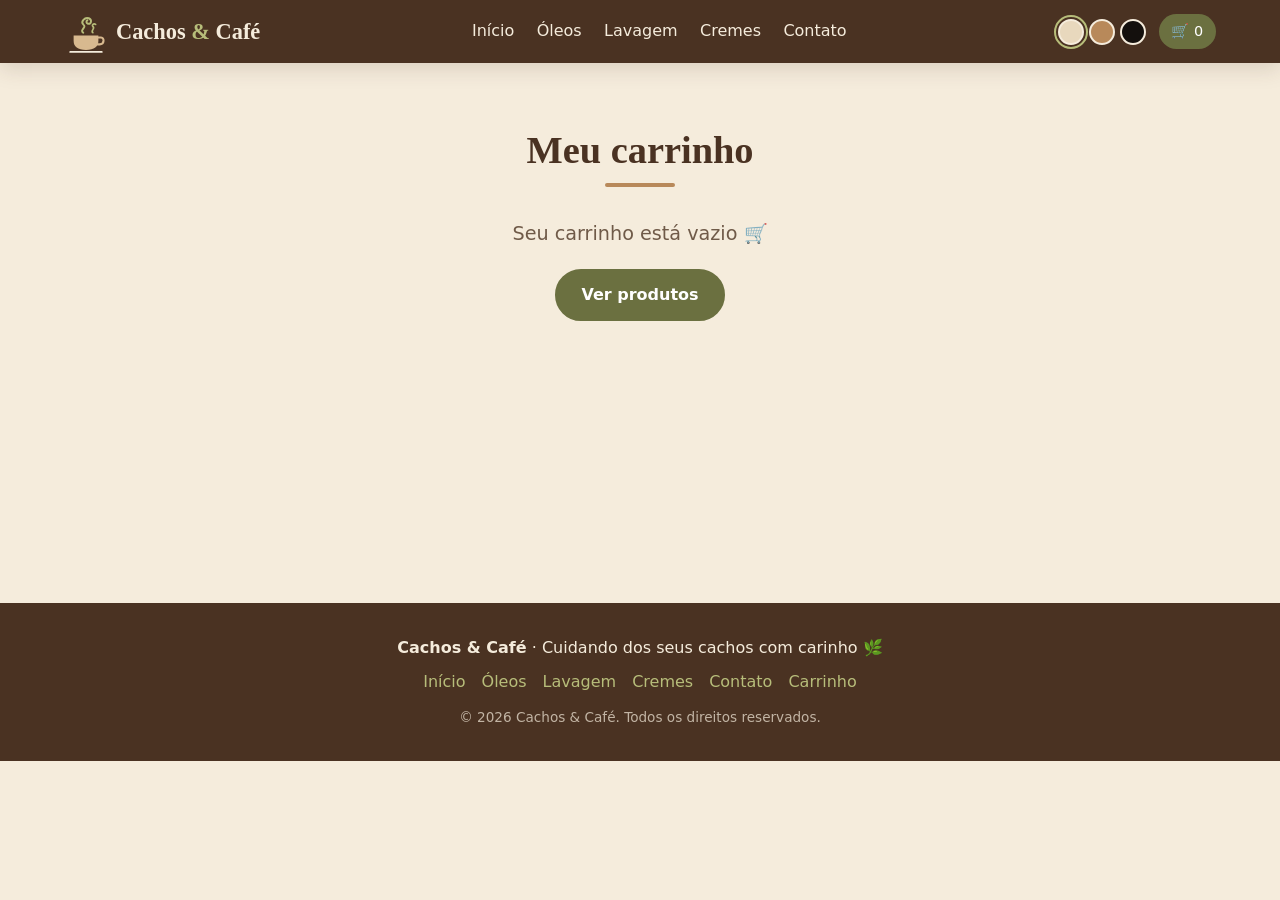
<file: carrinho.html>
<!DOCTYPE html>
<html lang="pt-BR" data-theme="bege">
<head>
    <meta charset="UTF-8">
    <meta name="viewport" content="width=device-width, initial-scale=1">
    <title>Carrinho | Cachos & Café</title>
    <link rel="stylesheet" href="style.css">
</head>
<body>
    <div id="header"></div>

    <main class="secao">
    <div id="carrinhoArea"></div>
    </main>

    <div id="footer"></div>
    <script src="script.js"></script>
</body>
</html>
</file>
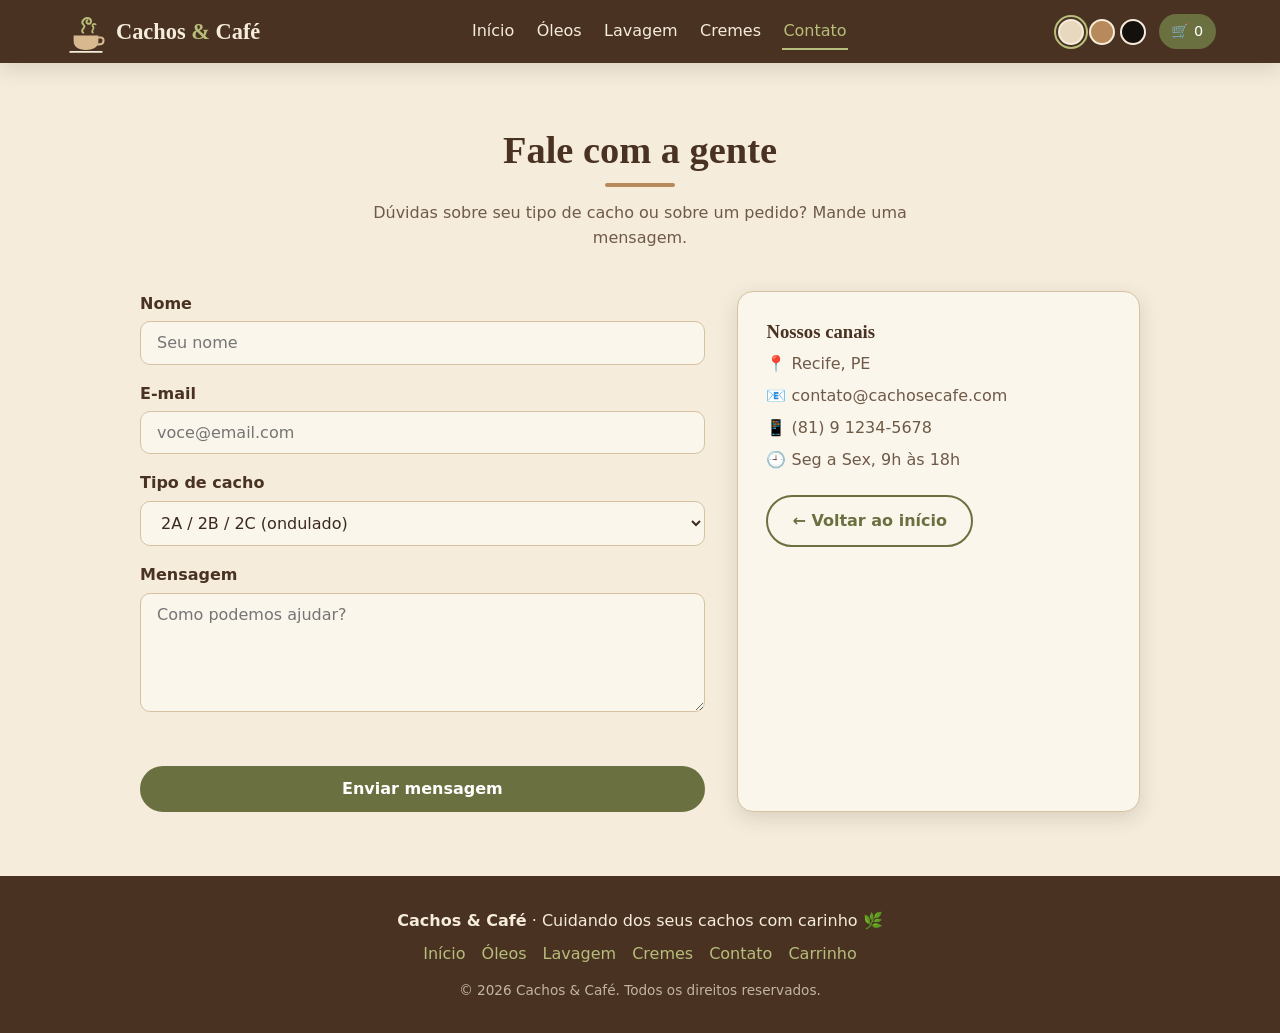
<file: contato.html>
<!DOCTYPE html>
<html lang="pt-BR" data-theme="bege">

<head>
  <meta charset="UTF-8">
  <meta name="viewport" content="width=device-width, initial-scale=1">
  <title>Contato | Cachos & Café</title>
  <link rel="stylesheet" href="style.css">
</head>

<body>
  <div id="header"></div>

  <main class="secao">
    <h1 class="titulo">Fale com a gente</h1>
    <p class="subtitulo">Dúvidas sobre seu tipo de cacho ou sobre um pedido? Mande uma mensagem.</p>

    <div class="contato-wrap">
      <form id="formContato" class="form" novalidate>
        <label>Nome
          <input type="text" id="nome" placeholder="Seu nome" required>
        </label>
        <label>E-mail
          <input type="email" id="email" placeholder="voce@email.com" required>
        </label>
        <label>Tipo de cacho
          <select id="tipo">
            <option>2A / 2B / 2C (ondulado)</option>
            <option>3A / 3B / 3C (cacheado)</option>
            <option>4A / 4B / 4C (crespo)</option>
            <option>Ainda não sei</option>
          </select>
        </label>
        <label>Mensagem
          <textarea id="mensagem" rows="5" placeholder="Como podemos ajudar?" required></textarea>
        </label>
        <p id="formMsg" class="form-msg"></p>
        <button type="submit" class="btn">Enviar mensagem</button>
      </form>

      <aside class="card-info">
        <h3>Nossos canais</h3>
        <p>📍 Recife, PE</p>
        <p>📧 contato@cachosecafe.com</p>
        <p>📱 (81) 9 1234-5678</p>
        <p>🕘 Seg a Sex, 9h às 18h</p>
        <a href="index.html" class="btn btn-outline" style="margin-top:1rem">← Voltar ao início</a>
      </aside>
    </div>
  </main>

  <div id="footer"></div>
  <script src="script.js"></script>
</body>

</html>
</file>
<file: style.css>
/* ========= TEMAS: bege · caramelo (entre bege e café) · preto ========= */
:root,
[data-theme="bege"] {
    --bg: #f5ecdc;
    --bg2: #e8d8bd;
    --card: #fbf6ec;
    --text: #3b2a1e;
    --muted: #6f5a48;
    --accent: #6b7040;
    /* verde oliva */
    --accent-2: #4a3222;
    /* café */
    --caramelo: #b8895a;
    /* tom entre bege e café */
    --on-accent: #ffffff;
    --borda: #d6c2a0;
    --sombra: 0 6px 20px rgba(74, 50, 34, .15);
}

[data-theme="caramelo"] {
    --bg: #d9bf98;
    --bg2: #c8a77b;
    --card: #e8d4b4;
    --text: #33231a;
    --muted: #58412f;
    --accent: #5a6030;
    --accent-2: #3f2a1c;
    --caramelo: #9a6b3d;
    --on-accent: #ffffff;
    --borda: #b08d62;
    --sombra: 0 6px 20px rgba(63, 42, 28, .25);
}

[data-theme="escuro"] {
    --bg: #14100d;
    --bg2: #1e1712;
    --card: #2b211a;
    --text: #f1e6d4;
    --muted: #b9a58d;
    --accent: #9aa05a;
    --accent-2: #d8b98f;
    --caramelo: #c99a63;
    --on-accent: #14100d;
    --borda: #43352a;
    --sombra: 0 6px 20px rgba(0, 0, 0, .5);
}

/* ========= BASE ========= */
* {
    box-sizing: border-box;
    margin: 0;
    padding: 0;
}

html {
    scroll-behavior: smooth;
}

body {
    font-family: "Segoe UI", system-ui, sans-serif;
    background: var(--bg);
    color: var(--text);
    line-height: 1.6;
    transition: background .3s, color .3s;
}

a {
    color: inherit;
    text-decoration: none;
}

h1,
h2,
h3 {
    font-family: Georgia, "Times New Roman", serif;
    line-height: 1.2;
}

img {
    max-width: 100%;
    display: block;
}

/* ========= HEADER ========= */
.header {
    position: sticky;
    top: 0;
    z-index: 50;
    display: flex;
    align-items: center;
    justify-content: space-between;
    flex-wrap: wrap;
    gap: .8rem;
    padding: .6rem 5%;
    background: var(--accent-2);
    color: #f5ecdc;
    box-shadow: var(--sombra);
}

[data-theme="escuro"] .header {
    background: #0b0806;
    color: var(--text);
}

.logo {
    display: flex;
    align-items: center;
    gap: .5rem;
    font-family: Georgia, serif;
    font-size: 1.4rem;
    font-weight: bold;
}

.logo-svg {
    width: 44px;
    height: 44px;
}

.logo-texto em {
    font-style: normal;
    color: #b7bd7a;
}

.nav {
    display: flex;
    gap: 1.2rem;
    flex-wrap: wrap;
}

.nav a {
    padding: .3rem .1rem;
    border-bottom: 2px solid transparent;
    transition: .2s;
}

.nav a:hover,
.nav a.ativo {
    border-color: #b7bd7a;
    color: #b7bd7a;
}

.acoes {
    display: flex;
    align-items: center;
    gap: .8rem;
}

.temas {
    display: flex;
    gap: .3rem;
}

.temas button {
    width: 26px;
    height: 26px;
    border-radius: 50%;
    border: 2px solid #f5ecdc;
    cursor: pointer;
    transition: transform .2s;
}

.temas button:hover {
    transform: scale(1.15);
}

.temas button.ativo {
    outline: 2px solid #b7bd7a;
    outline-offset: 2px;
}

.t-bege {
    background: #e8d8bd;
}

.t-caramelo {
    background: #b8895a;
}

.t-escuro {
    background: #14100d;
}

.carrinho {
    background: #6b7040;
    color: #fff;
    padding: .35rem .8rem;
    border-radius: 20px;
    font-size: .9rem;
    transition: transform .2s;
}

.carrinho:hover {
    transform: scale(1.07);
}

/* ========= BANNER ========= */
.hero {
    position: relative;
    display: flex;
    align-items: center;
    min-height: 480px;
    padding: 3rem 5%;
    overflow: hidden;
}

.hero-bg {
    position: absolute;
    inset: 0;
    background-size: cover;
    background-position: center;
    background-repeat: no-repeat;
}

.hero-bg.sem-imagem {
    background: repeating-linear-gradient(45deg, var(--bg2), var(--bg2) 20px, var(--bg) 20px, var(--bg) 40px);
}

.hero-bg.sem-imagem::after {
    content: "Espaço do banner: defina a imagem na linha 9 do script.js";
    position: absolute;
    right: 1rem;
    bottom: .8rem;
    font-size: .8rem;
    color: var(--muted);
    background: var(--card);
    padding: .25rem .7rem;
    border-radius: 10px;
    border: 1px dashed var(--borda);
}

.hero-conteudo {
    position: relative;
    z-index: 1;
    max-width: 580px;
    background: var(--card);
    padding: 2.2rem;
    border-radius: 20px;
    box-shadow: var(--sombra);
    border: 1px solid var(--borda);
}

.selo {
    display: inline-block;
    background: var(--caramelo);
    color: #fff;
    padding: .3rem .9rem;
    border-radius: 20px;
    font-size: .85rem;
    margin-bottom: 1rem;
}

.hero h1 {
    font-size: clamp(1.9rem, 4vw, 3rem);
    margin-bottom: 1rem;
    color: var(--accent-2);
}

.hero p {
    color: var(--muted);
    font-size: 1.05rem;
}

.botoes {
    display: flex;
    gap: .8rem;
    margin-top: 1.5rem;
    flex-wrap: wrap;
}

/* ========= BOTÕES ========= */
.btn {
    display: inline-block;
    cursor: pointer;
    border: 2px solid var(--accent);
    background: var(--accent);
    color: var(--on-accent);
    padding: .7rem 1.5rem;
    border-radius: 30px;
    font-size: 1rem;
    font-weight: 600;
    font-family: inherit;
    transition: transform .2s, box-shadow .2s;
}

.btn:hover {
    transform: translateY(-2px);
    box-shadow: var(--sombra);
}

.btn-outline {
    background: transparent;
    color: var(--accent);
}

/* ========= SEÇÕES ========= */
.secao {
    padding: 4rem 5%;
    min-height: 60vh;
}

.secao-alt {
    background: var(--bg2);
}

.titulo {
    font-size: clamp(1.7rem, 3vw, 2.4rem);
    text-align: center;
    color: var(--accent-2);
}

.titulo::after {
    content: "";
    display: block;
    width: 70px;
    height: 4px;
    background: var(--caramelo);
    margin: .6rem auto 0;
    border-radius: 4px;
}

.subtitulo {
    text-align: center;
    color: var(--muted);
    margin: .8rem auto 2.5rem;
    max-width: 620px;
}

.grid-3 {
    display: grid;
    grid-template-columns: repeat(auto-fit, minmax(260px, 1fr));
    gap: 1.5rem;
    max-width: 1100px;
    margin: auto;
}

.card-info {
    background: var(--card);
    border: 1px solid var(--borda);
    padding: 1.8rem;
    border-radius: 16px;
    box-shadow: var(--sombra);
}

.card-info .icone {
    font-size: 2rem;
    margin-bottom: .6rem;
}

.card-info h3 {
    margin-bottom: .5rem;
    color: var(--accent-2);
}

.card-info p {
    color: var(--muted);
    margin-bottom: .4rem;
}

/* ========= CATEGORIAS ========= */
.categoria {
    background: var(--card);
    border: 1px solid var(--borda);
    border-radius: 18px;
    overflow: hidden;
    box-shadow: var(--sombra);
    display: flex;
    flex-direction: column;
    transition: transform .3s, box-shadow .3s;
}

.categoria:hover {
    transform: translateY(-8px);
    box-shadow: 0 14px 30px rgba(74, 50, 34, .25);
}

.categoria-img {
    background: linear-gradient(160deg, var(--bg2), var(--borda));
    padding: 1.2rem;
    overflow: hidden;
}

.categoria-img svg {
    width: 100%;
    height: 190px;
    transition: transform .4s;
}

.categoria-img img {
    width: 100%;
    height: 190px;
    object-fit: cover;
    border-radius: 12px;
    transition: transform .4s;
}

.categoria:hover .categoria-img svg,
.categoria:hover .categoria-img img {
    transform: scale(1.08);
}

.categoria h3 {
    padding: 1.1rem 1.3rem 0;
    color: var(--accent-2);
}

.categoria p {
    padding: .3rem 1.3rem;
    color: var(--muted);
}

.link-seta {
    padding: .6rem 1.3rem 1.3rem;
    color: var(--accent);
    font-weight: 700;
}

/* ========= PRODUTOS ========= */
.filtros {
    display: flex;
    gap: .8rem;
    justify-content: center;
    flex-wrap: wrap;
    margin-bottom: 2rem;
}

.filtros input,
.filtros select,
.form input,
.form select,
.form textarea {
    padding: .7rem 1rem;
    border-radius: 10px;
    border: 1px solid var(--borda);
    background: var(--card);
    color: var(--text);
    font-size: 1rem;
    font-family: inherit;
}

.filtros input {
    min-width: 260px;
}

.grid-produtos {
    display: grid;
    grid-template-columns: repeat(auto-fill, minmax(240px, 1fr));
    gap: 1.5rem;
    max-width: 1200px;
    margin: auto;
}

.produto {
    background: var(--card);
    border: 1px solid var(--borda);
    border-radius: 16px;
    overflow: hidden;
    box-shadow: var(--sombra);
    display: flex;
    flex-direction: column;
    transition: transform .3s;
}

.produto:hover {
    transform: translateY(-6px);
}

.produto-img {
    background: linear-gradient(160deg, var(--bg2), var(--borda));
    padding: 1rem;
}

.produto-img svg {
    width: 100%;
    height: 170px;
}

.produto-img img {
    width: 100%;
    height: 170px;
    object-fit: cover;
    border-radius: 10px;
}

.produto-corpo {
    padding: 1.1rem;
    display: flex;
    flex-direction: column;
    flex: 1;
    gap: .4rem;
}

.tag {
    font-size: .75rem;
    background: var(--caramelo);
    color: #fff;
    padding: .15rem .6rem;
    border-radius: 12px;
    align-self: flex-start;
}

.produto h3 {
    font-size: 1.15rem;
    color: var(--accent-2);
}

.produto p {
    color: var(--muted);
    font-size: .92rem;
    flex: 1;
}

.preco {
    font-size: 1.3rem;
    font-weight: 700;
    color: var(--accent);
}

.vazio {
    text-align: center;
    color: var(--muted);
    margin-top: 2rem;
}

/* ========= CARRINHO ========= */
.lista-carrinho {
    max-width: 900px;
    margin: 2rem auto;
    display: flex;
    flex-direction: column;
    gap: 1rem;
}

.item-carrinho {
    display: grid;
    grid-template-columns: 90px 1fr auto auto auto;
    gap: 1rem;
    align-items: center;
    background: var(--card);
    border: 1px solid var(--borda);
    border-radius: 14px;
    padding: .8rem 1rem;
    box-shadow: var(--sombra);
}

.item-img {
    background: linear-gradient(160deg, var(--bg2), var(--borda));
    border-radius: 10px;
    overflow: hidden;
}

.item-img svg,
.item-img img {
    width: 90px;
    height: 80px;
    object-fit: cover;
}

.item-info h3 {
    font-size: 1.05rem;
    color: var(--accent-2);
}

.item-info span {
    color: var(--muted);
    font-size: .9rem;
}

.qtd {
    display: flex;
    align-items: center;
    gap: .6rem;
}

.qtd button {
    width: 30px;
    height: 30px;
    border-radius: 50%;
    border: 1px solid var(--borda);
    background: var(--bg2);
    color: var(--text);
    font-size: 1.1rem;
    cursor: pointer;
}

.qtd button:hover {
    background: var(--caramelo);
    color: #fff;
}

.subtotal {
    color: var(--accent);
    min-width: 90px;
    text-align: right;
}

.remover {
    background: none;
    border: none;
    font-size: 1.2rem;
    cursor: pointer;
}

.resumo {
    max-width: 900px;
    margin: 0 auto;
    display: flex;
    align-items: center;
    justify-content: flex-end;
    gap: 1.5rem;
    flex-wrap: wrap;
    font-size: 1.3rem;
    color: var(--accent-2);
}

.resumo strong {
    font-size: 1.8rem;
    color: var(--accent);
}

.vazio-carrinho {
    text-align: center;
    margin-top: 2rem;
    display: flex;
    flex-direction: column;
    align-items: center;
    gap: 1.2rem;
    color: var(--muted);
    font-size: 1.2rem;
}

.compra-ok {
    text-align: center;
    font-size: clamp(2rem, 6vw, 3.5rem);
    color: var(--accent);
    margin-top: 4rem;
}

/* ========= CONTATO ========= */
.contato-wrap {
    display: grid;
    grid-template-columns: 1.4fr 1fr;
    gap: 2rem;
    max-width: 1000px;
    margin: auto;
}

.form {
    display: flex;
    flex-direction: column;
    gap: 1rem;
}

.form label {
    display: flex;
    flex-direction: column;
    gap: .3rem;
    font-weight: 600;
    color: var(--accent-2);
}

.form-msg {
    min-height: 1.4rem;
    font-weight: 600;
}

.form-msg.erro {
    color: #b3452f;
}

.form-msg.ok {
    color: var(--accent);
}

/* ========= FOOTER + TOAST ========= */
.footer {
    background: var(--accent-2);
    color: #f5ecdc;
    text-align: center;
    padding: 2rem 5%;
}

[data-theme="escuro"] .footer {
    background: #0b0806;
    color: var(--muted);
}

.footer a {
    color: #b7bd7a;
    margin: 0 .5rem;
}

.toast {
    position: fixed;
    bottom: 25px;
    right: 25px;
    background: var(--accent);
    color: var(--on-accent);
    padding: .8rem 1.3rem;
    border-radius: 12px;
    box-shadow: var(--sombra);
    opacity: 0;
    transform: translateY(20px);
    transition: .3s;
    z-index: 100;
    pointer-events: none;
}

.toast.show {
    opacity: 1;
    transform: translateY(0);
}

/* ========= ANIMAÇÃO DE ENTRADA ========= */
.reveal {
    opacity: 0;
    transform: translateY(30px);
    transition: opacity .7s, transform .7s;
}

.reveal.visivel {
    opacity: 1;
    transform: none;
}

/* ========= RESPONSIVO ========= */
@media (max-width: 800px) {
    .contato-wrap {
        grid-template-columns: 1fr;
    }

    .hero {
        min-height: 420px;
    }

    .item-carrinho {
        grid-template-columns: 70px 1fr;
    }

    .item-img svg,
    .item-img img {
        width: 70px;
        height: 65px;
    }

    .subtotal {
        text-align: left;
    }
}
</file>
